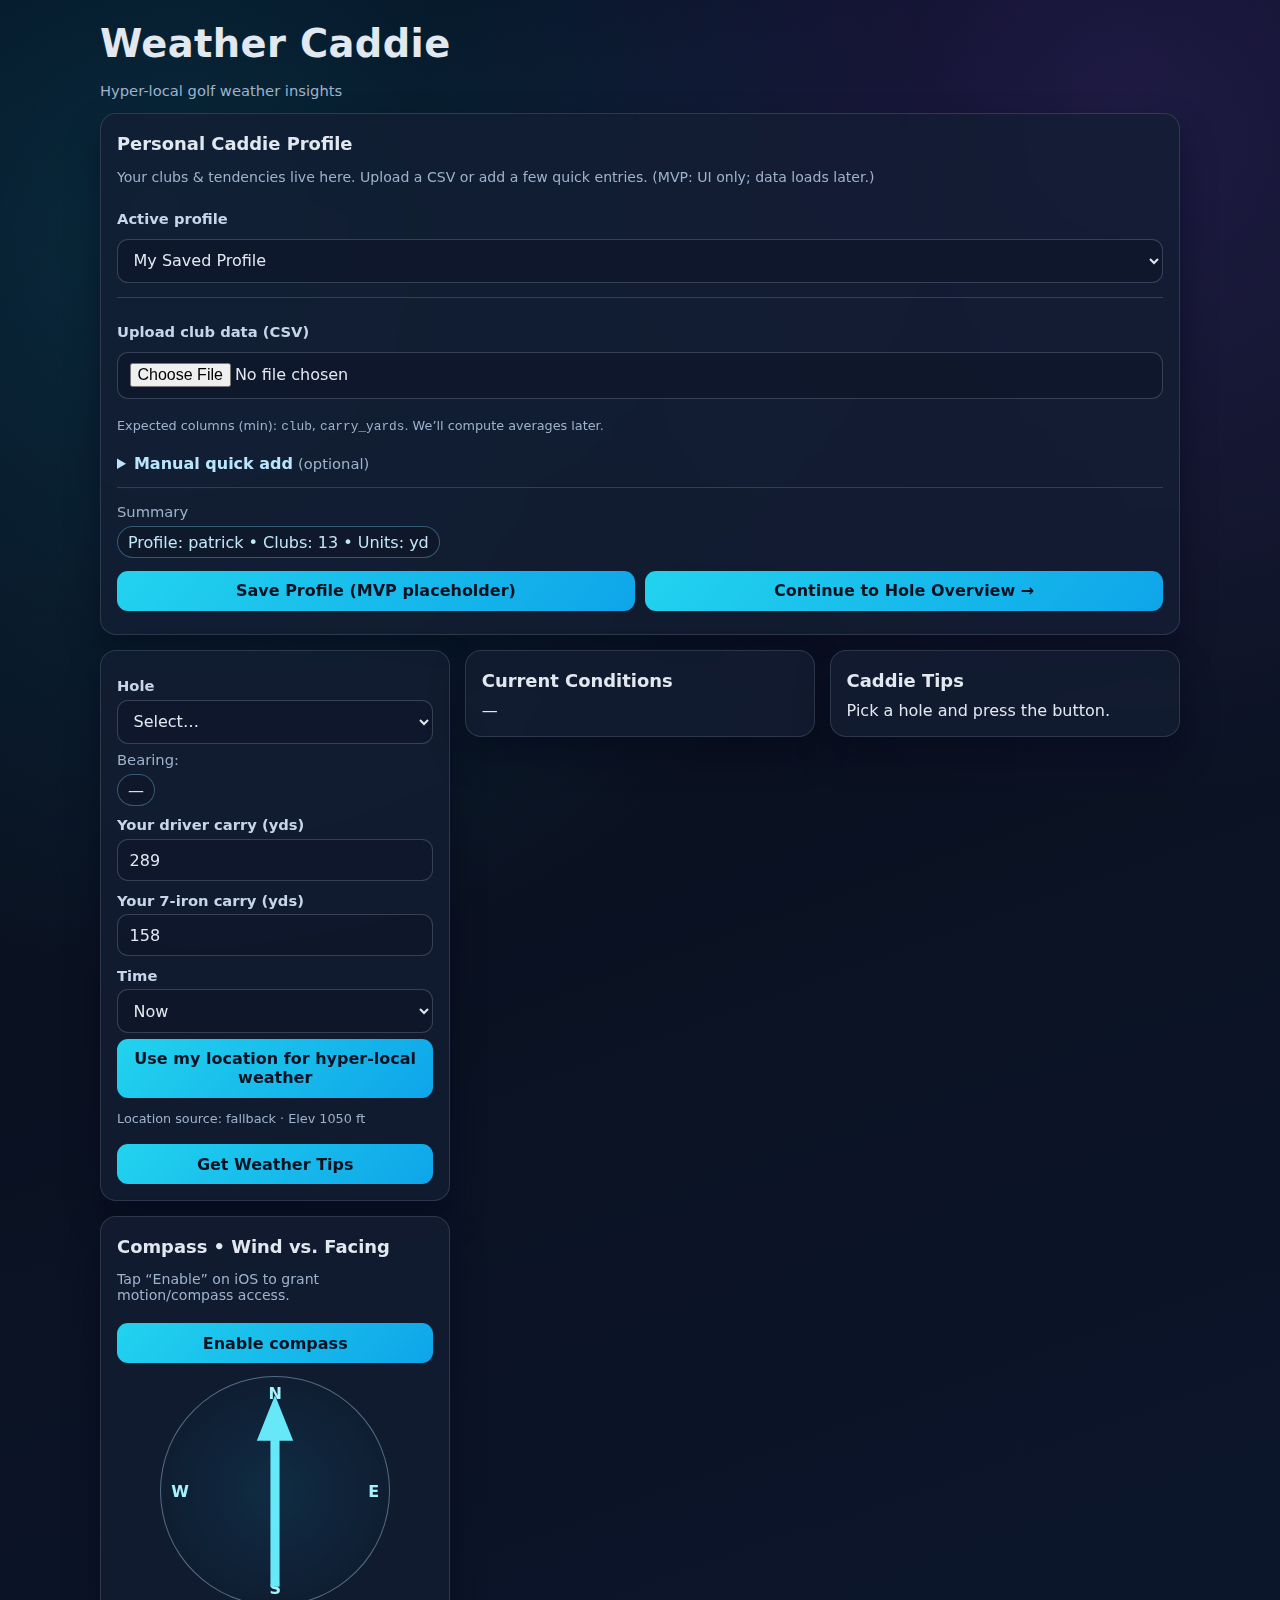
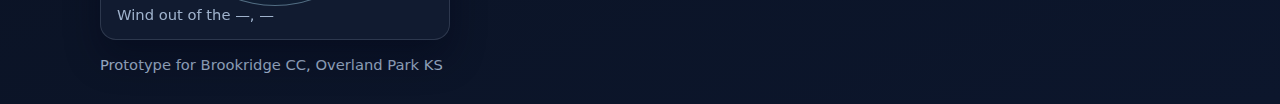
<file: index.html>
<!doctype html>
<html lang="en">
<head>
  <meta charset="utf-8" />
  <meta name="viewport" content="width=device-width,initial-scale=1" />
  <title>Weather Caddie – Brookridge CC</title>
  <link rel="stylesheet" href="assets/css/styles.css" />
</head>
<body>
  <header>
    <h1>Weather Caddie</h1>
    <p class="muted">Hyper-local golf weather insights</p>
  </header>

  <main>
    <!-- Personal Caddie Profile (MVP UI only) -->
    <section class="card" id="player-profile">
      <h2>Personal Caddie Profile</h2>
      <p class="muted small">Your clubs & tendencies live here. Upload a CSV or add a few quick entries. (MVP: UI only; data loads later.)</p>

      <!-- Profile picker -->
      <div class="row">
        <label for="profileSelect">Active profile</label>
        <select id="profileSelect">
          <option value="local">My Saved Profile</option>
          <option value="default">Default</option>
          <option value="new">Create New…</option>
        </select>
      </div>

      <!-- Profile name (shown when "Create New…" is selected) -->
      <div class="row" id="profileNameRow" style="display:none">
        <label for="profileName">Profile name</label>
        <input id="profileName" type="text" placeholder="e.g., Patrick – Gamer set" />
      </div>

      <hr class="divider" />

      <!-- CSV uploader (non-functional placeholder) -->
      <div class="row">
        <label for="csvClubs">Upload club data (CSV)</label>
        <input id="csvClubs" type="file" accept=".csv" />
        <p class="muted tiny">Expected columns (min): <code>club</code>, <code>carry_yards</code>. We’ll compute averages later.</p>
      </div>

      <!-- Manual quick add (non-functional placeholder) -->
      <details class="expando">
        <summary><b>Manual quick add</b> <span class="muted">(optional)</span></summary>
        <div class="grid-2">
          <div class="row">
            <label for="clubName">Club</label>
            <input id="clubName" type="text" placeholder="e.g., 7i" />
          </div>
          <div class="row">
            <label for="clubCarry">Carry avg (yds)</label>
            <input id="clubCarry" type="number" min="20" max="400" placeholder="e.g., 165" />
          </div>
          <div class="row">
            <label for="clubStd">Dispersion (± yds)</label>
            <input id="clubStd" type="number" min="0" max="40" placeholder="e.g., 7" />
          </div>
          <div class="row">
            <label>&nbsp;</label>
            <button type="button" id="addClubBtn">Add to profile</button>
          </div>
        </div>

        <!-- Quick list for visual feedback (static placeholder) -->
        <table class="table-sm" id="clubTable">
          <thead><tr><th>Club</th><th>Carry</th><th>±</th></tr></thead>
          <tbody>
            <!-- Placeholder row examples (static) -->
            <tr><td>Driver</td><td>255</td><td>±12</td></tr>
            <tr><td>7i</td><td>165</td><td>±7</td></tr>
          </tbody>
        </table>
      </details>

      <hr class="divider" />

      <!-- Summary chip (static for now) -->
      <div class="row">
        <span class="muted">Summary</span>
        <div class="pill" id="profileSummary">Profile: Default • Clubs: 2 • Units: yd</div>
      </div>

      <!-- Save / Continue (non-functional) -->
      <div class="row right">
        <button type="button" id="saveProfileBtn">Save Profile (MVP placeholder)</button>
        <button type="button" id="continueBtn">Continue to Hole Overview →</button>
      </div>
    </section>

    <!-- Weather / hole inputs -->
    <section class="card">
      <label for="hole">Hole</label>
      <select id="hole">
        <option value="">Select…</option>
        <option>1</option><option>2</option><option>3</option><option>4</option>
        <option>5</option><option>6</option><option>7</option><option>8</option>
        <option>9</option><option>10</option><option>11</option><option>12</option>
        <option>13</option><option>14</option><option>15</option><option>16</option>
        <option>17</option><option>18</option>
      </select>

      <div class="row">
        <span class="muted">Bearing:</span>
        <span id="bearingView" class="pill">—</span>
      </div>

      <label for="driver">Your driver carry (yds)</label>
      <input id="driver" type="number" inputmode="numeric" placeholder="e.g., 250" />

      <label for="iron">Your 7-iron carry (yds)</label>
      <input id="iron" type="number" inputmode="numeric" placeholder="e.g., 165" />

      <label for="when">Time</label>
      <select id="when">
        <option value="now">Now</option>
        <option value="next">Next hour</option>
      </select>

      <button type="button" id="useLocation">Use my location for hyper-local weather</button>
      <p id="locationStatus" class="muted tiny">Location source: Brookridge fallback</p>

      <button id="go">Get Weather Tips</button>
    </section>

    <section class="card" id="weather">
      <h2>Current Conditions</h2>
      <div id="wx">—</div>
    </section>

    <section class="card" id="tips">
      <h2>Caddie Tips</h2>
      <div id="out">Pick a hole and press the button.</div>
    </section>

    <!-- Compass inside <main> (moved here) -->
    <section class="card" id="compass">
      <h2>Compass • Wind vs. Facing</h2>
      <p class="muted small">Tap “Enable” on iOS to grant motion/compass access.</p>
      <button id="enableCompass">Enable compass</button>

      <div class="compass-wrap">
        <div class="compass-dial" id="dial">
          <!-- tick marks -->
          <div class="tick n">N</div><div class="tick e">E</div>
          <div class="tick s">S</div><div class="tick w">W</div>
          <!-- wind-to arrow (points where the wind is blowing) -->
          <svg class="wind-arrow" id="windArrow" viewBox="0 0 100 100" aria-hidden="true">
            <polygon points="50,8 58,28 52,28 52,92 48,92 48,28 42,28"></polygon>
          </svg>
        </div>
      </div>

      <div id="compassReadout" class="muted">
        Wind out of the —, —
      </div>
    </section>

    <!-- Page-1 MVP sugar (UI only) -->
    <script>
      (async function () {
    const sel = document.getElementById('profileSelect');
    const nameRow = document.getElementById('profileNameRow');
    const summary = document.getElementById('profileSummary');
    const tblBody = document.querySelector('#clubTable tbody');

    function setSummary(profileName, clubCount) {
      const name = profileName || (sel?.value === 'default' ? 'Default' : 'My Saved Profile');
      summary.textContent = `Profile: ${name} • Clubs: ${clubCount} • Units: yd`;
    }

    function addRow(club, carry, std) {
      const tr = document.createElement('tr');
      tr.innerHTML = `<td>${club}</td><td>${carry}</td><td>±${std ?? '—'}</td>`;
      tblBody.appendChild(tr);
    }

    // Show/hide "Profile name" when "Create New…" is chosen
    sel?.addEventListener('change', () => {
      nameRow.style.display = (sel.value === 'new') ? '' : 'none';
      setSummary(undefined, tblBody?.rows?.length ?? 0);
    });

    // Manual quick-add (visual only, does not persist)
    document.getElementById('addClubBtn')?.addEventListener('click', () => {
      const name  = document.getElementById('clubName').value || 'Club';
      const carry = document.getElementById('clubCarry').value || '—';
      const std   = document.getElementById('clubStd').value || '—';
      addRow(name, carry, std);
      setSummary(undefined, tblBody.rows.length);
    });

    // ---- Load your JSON file: assets/data/player_profile/patrick.json ----
    try {
      const resp = await fetch('assets/data/player_profile/patrick.json', { cache: 'no-store' });
      if (!resp.ok) throw new Error(`HTTP ${resp.status}`);
      const data = await resp.json();

      // Clear any placeholder rows
      tblBody.innerHTML = '';

      // Populate from JSON
      const clubs = Array.isArray(data.clubs) ? data.clubs : [];
      clubs.forEach(c => addRow(c.club || c.name, c.carry_yards || c.average_carry || '—', c.dispersion));

      // Summary
      setSummary(data.player || data.owner || 'My Saved Profile', clubs.length);
    } catch (err) {
      // If file is missing or invalid, leave placeholders in place
      console.warn('player_profile.json not loaded:', err);
      setSummary(undefined, tblBody?.rows?.length ?? 0);
    }
  })();
    </script>
  </main>

  <footer>
    <p class="muted">Prototype for Brookridge CC, Overland Park KS</p>
  </footer>

  <script src="assets/js/app.js"></script>
</body>
</html>
</file>
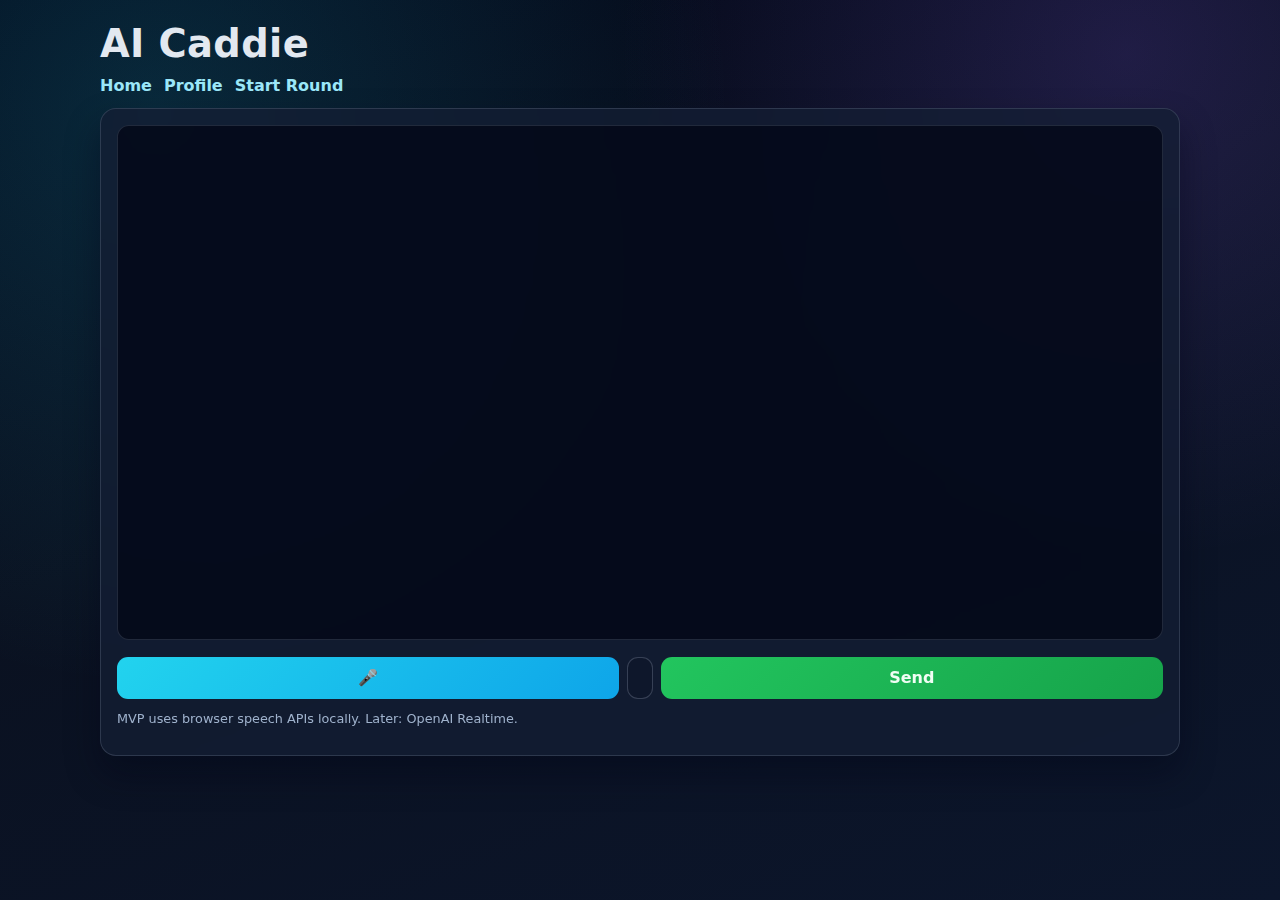
<file: chat.html>
<!doctype html>
<html lang="en">
<head>
<meta charset="utf-8" />
<meta name="viewport" content="width=device-width,initial-scale=1" />
<title>Weather Caddie — AI Caddie</title>
<link rel="stylesheet" href="assets/css/styles.css" />
</head>
<body>
<header>
<h1>AI Caddie</h1>
<nav class="subnav">
<a href="home.html">Home</a>
<a href="portal.html">Profile</a>
<a href="data.html">Start Round</a>
</nav>
</header>


<main>
<section class="card chat-frame">
<div id="chatLog" class="chat-log"></div>
<div class="chat-input">
<button id="btnMic" class="btn">🎤</button>
<input id="chatText" placeholder="Ask your caddie…" />
<button id="btnSend" class="btn primary">Send</button>
</div>
<p class="muted tiny">MVP uses browser speech APIs locally. Later: OpenAI Realtime.</p>
</section>
</main>


<script type="module" src="assets/js/chat.js"></script>
</body>
</html>
</file>
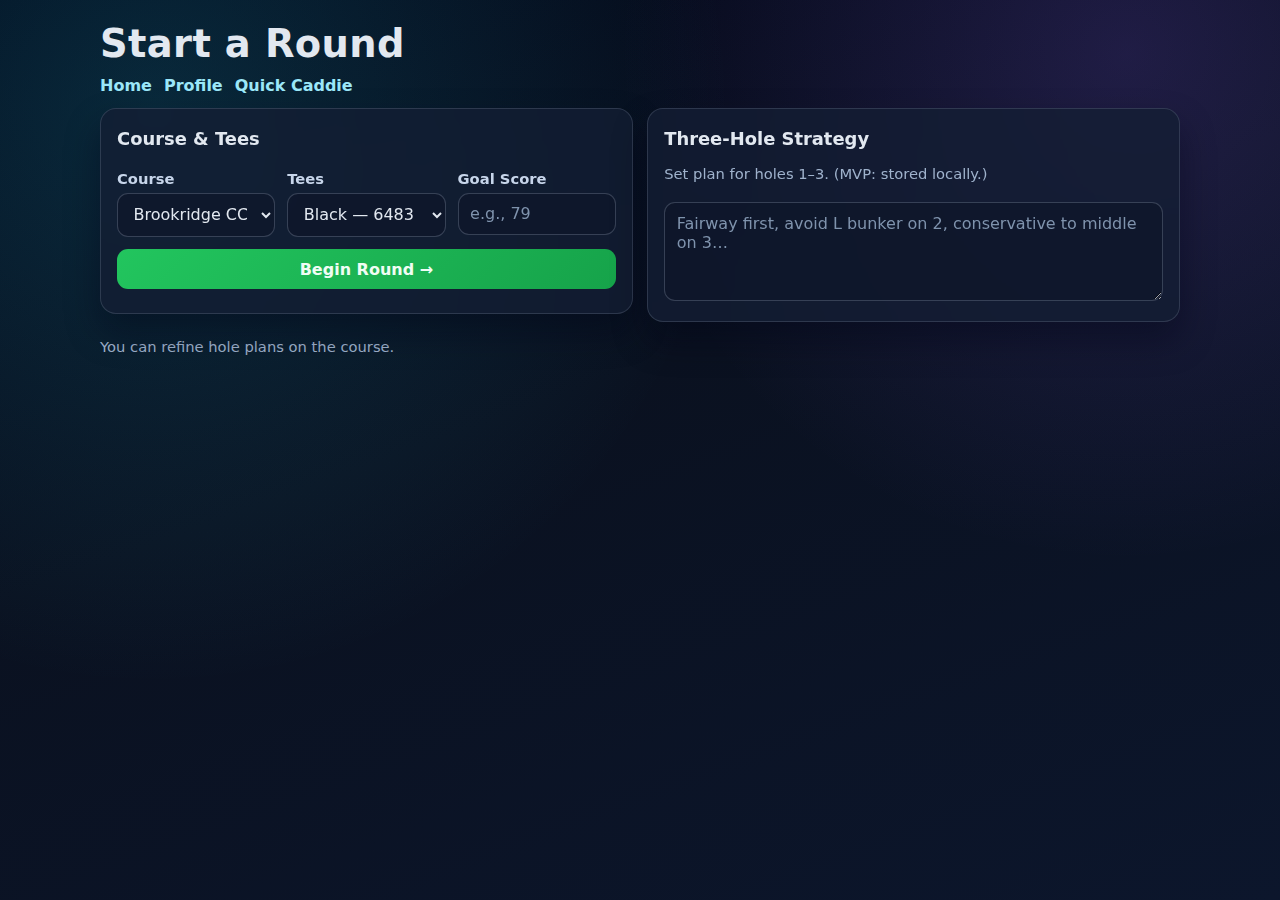
<file: data.html>
<!doctype html>
<html lang="en">
<head>
<meta charset="utf-8" />
<meta name="viewport" content="width=device-width,initial-scale=1" />
<title>Weather Caddie — Start Round</title>
<link rel="stylesheet" href="assets/css/styles.css" />
</head>
<body>
<header>
<h1>Start a Round</h1>
<nav class="subnav">
<a href="home.html">Home</a>
<a href="portal.html">Profile</a>
<a href="index.html">Quick Caddie</a>
</nav>
</header>


<main>
<section class="card">
<h2>Course & Tees</h2>
<div class="grid-3">
<div>
<label for="courseSelect">Course</label>
<select id="courseSelect">
<option value="brookridge">Brookridge CC</option>
</select>
</div>
<div>
<label for="teeSelect">Tees</label>
<select id="teeSelect"></select>
</div>
<div>
<label for="goalScore">Goal Score</label>
<input id="goalScore" type="number" placeholder="e.g., 79" />
</div>
</div>
<div class="row">
<button class="btn primary" id="btnBegin">Begin Round →</button>
</div>
</section>


<section class="card">
<h2>Three‑Hole Strategy</h2>
<p class="muted">Set plan for holes 1–3. (MVP: stored locally.)</p>
<textarea id="threeHolePlan" rows="4" placeholder="Fairway first, avoid L bunker on 2, conservative to middle on 3…"></textarea>
</section>
</main>


<footer><p class="muted">You can refine hole plans on the course.</p></footer>
<script type="module" src="assets/js/round.js"></script>
</body>
</html>
</file>
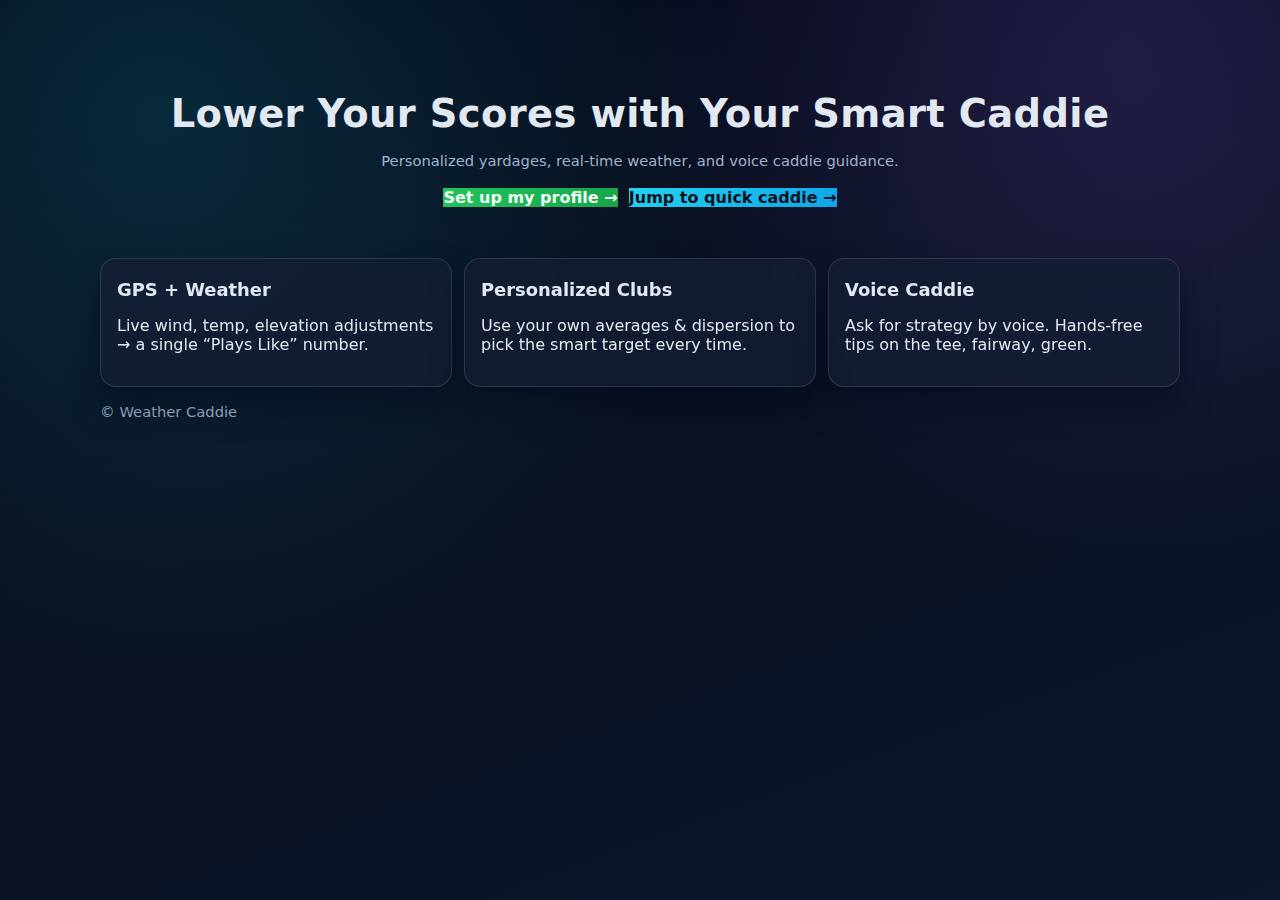
<file: home.html>
<!doctype html>
<html lang="en">
<head>
<meta charset="utf-8" />
<meta name="viewport" content="width=device-width,initial-scale=1" />
<title>Weather Caddie — Home</title>
<link rel="stylesheet" href="assets/css/styles.css" />
</head>
<body>
<header class="hero">
<h1>Lower Your Scores with Your Smart Caddie</h1>
<p class="muted">Personalized yardages, real‑time weather, and voice caddie guidance.</p>
<div class="cta-row">
<a class="btn primary" href="portal.html">Set up my profile →</a>
<a class="btn" href="index.html">Jump to quick caddie →</a>
</div>
</header>


<main class="grid-3 features">
<section class="card">
<h2>GPS + Weather</h2>
<p>Live wind, temp, elevation adjustments → a single “Plays Like” number.</p>
</section>
<section class="card">
<h2>Personalized Clubs</h2>
<p>Use your own averages & dispersion to pick the smart target every time.</p>
</section>
<section class="card">
<h2>Voice Caddie</h2>
<p>Ask for strategy by voice. Hands‑free tips on the tee, fairway, green.</p>
</section>
</main>


<footer><p class="muted">© Weather Caddie</p></footer>
</body>
</html>
</file>
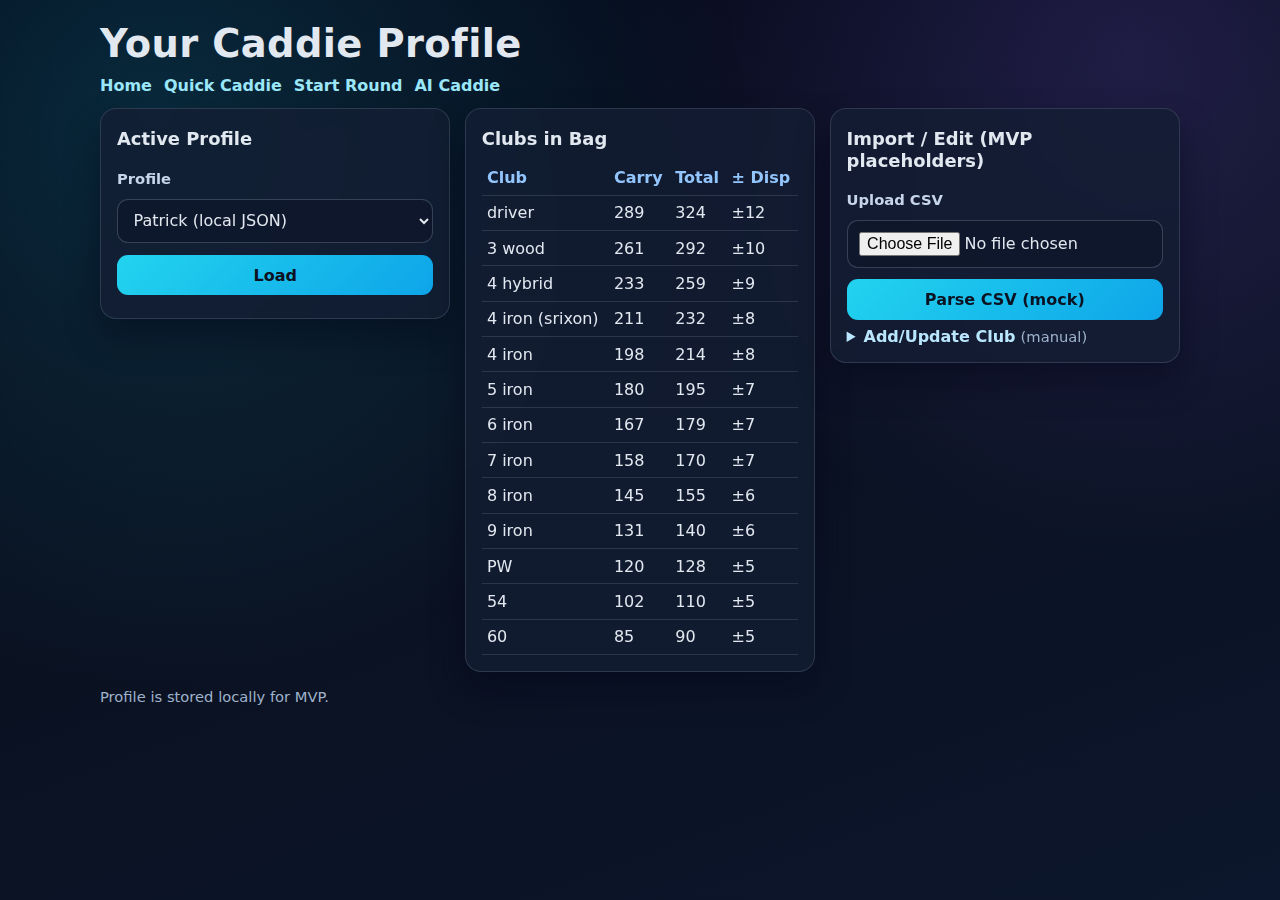
<file: portal.html>
<!doctype html>
<html lang="en">
<head>
<meta charset="utf-8" />
<meta name="viewport" content="width=device-width,initial-scale=1" />
<title>Weather Caddie — Your Profile</title>
<link rel="stylesheet" href="assets/css/styles.css" />
</head>
<body>
<header>
<h1>Your Caddie Profile</h1>
<nav class="subnav">
<a href="home.html">Home</a>
<a href="index.html">Quick Caddie</a>
<a href="data.html">Start Round</a>
<a href="chat.html">AI Caddie</a>
</nav>
</header>


<main>
<section class="card">
<h2>Active Profile</h2>
<div class="row">
<label for="profileSelect">Profile</label>
<select id="profileSelect">
<option value="patrick">Patrick (local JSON)</option>
<option value="default">Default</option>
</select>
<button class="btn" id="btnLoad">Load</button>
</div>
</section>


<section class="card">
<h2>Clubs in Bag</h2>
<table class="table-sm" id="clubTable">
<thead><tr><th>Club</th><th>Carry</th><th>Total</th><th>± Disp</th></tr></thead>
<tbody></tbody>
</table>
</section>


<section class="card">
<h2>Import / Edit (MVP placeholders)</h2>
<div class="row">
<label for="csvClubs">Upload CSV</label>
<input id="csvClubs" type="file" accept=".csv" />
<button class="btn" id="btnParseCsv">Parse CSV (mock)</button>
</div>
<details class="expando">
<summary><b>Add/Update Club</b> <span class="muted">(manual)</span></summary>
<div class="grid-3">
<input id="clubName" placeholder="e.g., 7 iron" />
<input id="clubCarry" type="number" placeholder="carry" />
<input id="clubTotal" type="number" placeholder="total" />
<input id="clubDisp" type="number" placeholder="± dispersion" />
<button class="btn" id="btnAddClub">Add/Update</button>
</div>
</details>
</section>
</main>


<footer><p class="muted">Profile is stored locally for MVP.</p></footer>
<script type="module" src="assets/js/profile.js"></script>
</body>
</html>
</file>
<file: assets/css/styles.css>
:root {
  --bg: #070b14;
  --bg-soft: #10182b;
  --card: rgba(19, 29, 51, 0.78);
  --card-border: rgba(148, 163, 184, 0.22);
  --text: #e2e8f0;
  --muted: #9fb2cc;
  --primary: #22d3ee;
  --primary-strong: #0ea5e9;
  --accent: #8b5cf6;
  --success: #22c55e;
  --danger: #f43f5e;
  --shadow: 0 18px 34px rgba(2, 6, 23, 0.4);
}

* { box-sizing: border-box; }

body {
  margin: 0;
  font-family: Inter, "Segoe UI", Roboto, system-ui, -apple-system, sans-serif;
  color: var(--text);
  min-height: 100vh;
  background:
    radial-gradient(circle at 12% 12%, rgba(34, 211, 238, 0.16), transparent 42%),
    radial-gradient(circle at 88% 6%, rgba(139, 92, 246, 0.18), transparent 36%),
    linear-gradient(160deg, #020617 0%, #0a1120 44%, #0c162c 100%);
  padding: 1.1rem;
}

header, footer, main {
  width: min(1080px, 100%);
  margin: 0 auto;
}

header {
  margin-bottom: 0.8rem;
}

h1, h2, h3 {
  margin: 0.2rem 0 0.6rem;
  line-height: 1.2;
}

h1 {
  font-size: clamp(1.7rem, 3.4vw, 2.4rem);
  letter-spacing: 0.01em;
}

h2 { font-size: 1.12rem; }

main {
  display: grid;
  grid-template-columns: repeat(auto-fit, minmax(300px, 1fr));
  gap: 0.9rem;
  align-items: start;
}

.card {
  background: var(--card);
  border: 1px solid var(--card-border);
  border-radius: 16px;
  padding: 1rem;
  box-shadow: var(--shadow);
  backdrop-filter: blur(9px);
}

#player-profile { grid-column: 1 / -1; }

.hero {
  text-align: center;
  padding: 4.4rem 1rem 2.4rem;
}

.features {
  margin-top: 0.7rem;
}

label {
  display: block;
  margin-top: 0.65rem;
  font-weight: 600;
  color: #c7d5ea;
  font-size: 0.92rem;
}

input, select, button, textarea {
  width: 100%;
  margin-top: 0.35rem;
  border-radius: 11px;
  border: 1px solid rgba(148, 163, 184, 0.3);
  background: rgba(15, 23, 42, 0.75);
  color: var(--text);
  padding: 0.66rem 0.72rem;
  font: inherit;
}

input::placeholder,
textarea::placeholder { color: #7f93ad; }

input:focus,
select:focus,
button:focus,
textarea:focus {
  outline: none;
  border-color: rgba(34, 211, 238, 0.78);
  box-shadow: 0 0 0 3px rgba(34, 211, 238, 0.18);
}

button, .btn {
  border: 0;
  background: linear-gradient(135deg, var(--primary), var(--primary-strong));
  color: #0b1222;
  font-weight: 700;
  cursor: pointer;
  text-decoration: none;
  display: inline-flex;
  align-items: center;
  justify-content: center;
  transition: transform 120ms ease, filter 120ms ease;
}

button:hover, .btn:hover {
  transform: translateY(-1px);
  filter: brightness(1.06);
}

.btn.primary {
  background: linear-gradient(135deg, var(--success), #16a34a);
  color: #f0fdf4;
}

.subnav {
  display: flex;
  gap: 0.75rem;
  flex-wrap: wrap;
  margin-top: 0.55rem;
}

.subnav a {
  color: #9be7f9;
  text-decoration: none;
  font-weight: 600;
}

.muted { color: var(--muted); font-size: 0.92rem; }
.small { font-size: 0.88rem; }
.tiny { font-size: 0.8rem; }

.divider {
  border: 0;
  border-top: 1px solid rgba(148, 163, 184, 0.25);
  margin: 0.9rem 0;
}

.grid-2, .grid-3 {
  display: grid;
  gap: 0.75rem;
}

.grid-2 { grid-template-columns: repeat(2, minmax(0, 1fr)); }
.grid-3 { grid-template-columns: repeat(3, minmax(0, 1fr)); }

.row { display: grid; gap: 0.4rem; margin: 0.45rem 0; }
.row.right { display: flex; justify-content: flex-end; gap: 0.65rem; }

.pill {
  display: inline-block;
  width: fit-content;
  padding: 0.34rem 0.62rem;
  border-radius: 999px;
  border: 1px solid rgba(125, 211, 252, 0.35);
  background: rgba(15, 23, 42, 0.72);
  color: #c0e8f9;
}

.table-sm { width: 100%; border-collapse: collapse; margin-top: 0.65rem; }
.table-sm th, .table-sm td {
  text-align: left;
  padding: 0.48rem 0.32rem;
  border-bottom: 1px solid rgba(148, 163, 184, 0.2);
}
.table-sm th { color: #93c5fd; font-weight: 600; }

.expando summary { cursor: pointer; color: #bae6fd; }

.cta-row {
  display: flex;
  gap: 0.7rem;
  justify-content: center;
  margin-top: 1.2rem;
  flex-wrap: wrap;
}

/* compass */
.compass-wrap { display: flex; justify-content: center; margin-top: 0.8rem; }
.compass-dial {
  position: relative;
  width: 230px;
  height: 230px;
  border-radius: 50%;
  border: 1px solid rgba(186, 230, 253, 0.4);
  background: radial-gradient(circle at center, rgba(14, 116, 144, 0.2), rgba(15, 23, 42, 0.75));
}
.wind-arrow {
  position: absolute;
  inset: 0;
  width: 100%;
  height: 100%;
  fill: #67e8f9;
  transform-origin: 50% 50%;
  transition: transform 120ms linear;
}
.tick { position: absolute; font-weight: 700; color: #a5f3fc; }
.tick.n { top: 7px; left: 50%; transform: translateX(-50%); }
.tick.s { bottom: 7px; left: 50%; transform: translateX(-50%); }
.tick.e { right: 10px; top: 50%; transform: translateY(-50%); }
.tick.w { left: 10px; top: 50%; transform: translateY(-50%); }

/* chat */
.chat-frame { display: flex; flex-direction: column; height: min(72vh, 700px); }
.chat-log {
  flex: 1;
  overflow: auto;
  background: rgba(2, 6, 23, 0.78);
  border: 1px solid rgba(148, 163, 184, 0.2);
  padding: 0.8rem;
  border-radius: 12px;
}
.msg {
  padding: 0.5rem 0.7rem;
  border-radius: 10px;
  margin: 0.45rem 0;
  max-width: 82%;
}
.msg.me { background: rgba(30, 41, 59, 0.95); margin-left: auto; }
.msg.ai { background: rgba(13, 148, 136, 0.92); color: #ecfeff; }
.chat-input { display: flex; gap: 0.5rem; margin-top: 0.7rem; }
.chat-input input { flex: 1; }

footer { margin: 1rem auto 0.8rem; }

@media (max-width: 900px) {
  body { padding: 0.8rem; }
  main { grid-template-columns: 1fr; }
  .grid-3, .grid-2 { grid-template-columns: 1fr; }
}
</file>
